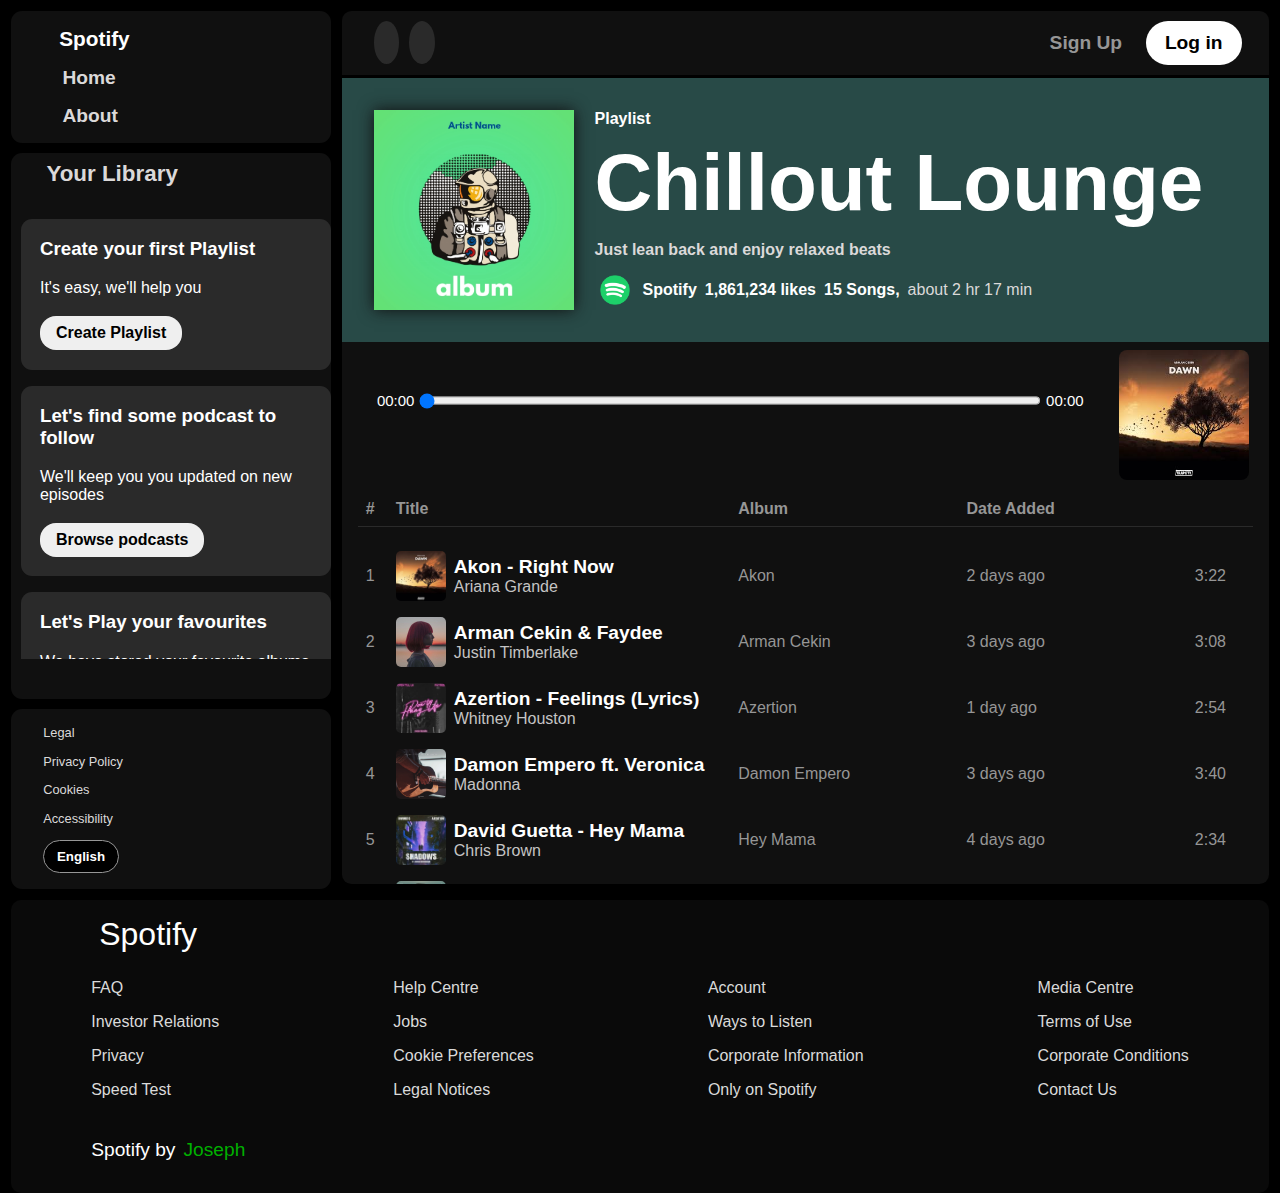
<file: index.html>
<!DOCTYPE html>
<html lang="en">

<head>
    <meta charset="UTF-8">
    <meta name="viewport" content="width=device-width, initial-scale=1.0">
    <title>My Spotify</title>

    <link rel="shortcut icon" href="images/logo.png" type="image/x-icon">

    <link rel="stylesheet" href="https://cdnjs.cloudflare.com/ajax/libs/font-awesome/6.5.1/css/all.min.css"
        integrity="sha512-DTOQO9RWCH3ppGqcWaEA1BIZOC6xxalwEsw9c2QQeAIftl+Vegovlnee1c9QX4TctnWMn13TZye+giMm8e2LwA=="
        crossorigin="anonymous" referrerpolicy="no-referrer" />

    <link rel="stylesheet" href="My Spotify.css">

</head>

<body>

    <div class="outer">

        <main>
            <!-- Left Toggle div for small screens -->
            <div class="upper-div" onclick="toggleLeft()"> </div>

            <div class="box-left">
                <!-- Nav Section -->
                <nav class="box">

                    <div class="item">
                        <i class="fa-brands fa-spotify"></i>
                        <span>Spotify</span>
                        <i class="fa-solid fa-close" onclick="toggleLeft()" id="close_btn"></i>
                    </div>

                    <div class="item">
                        <a href="#">
                            <i class="fa-solid fa-house"></i>
                            <span>Home</span>
                        </a>
                    </div>

                    <div class="item">
                        <a href="#">
                            <i class="fa-solid fa-person-circle-minus"></i>
                            <span>About</span>
                        </a>
                    </div>

                </nav>
                <!-- Nav Section -->

                <!-- Library Section -->
                <section class="my-library">
                    <h2>
                        <i class="fa-regular fa-bookmark"></i>
                        Your Library
                    </h2>

                    <div>
                        <div class="card">
                            <h3>Create your first Playlist</h3>
                            <p>It's easy, we'll help you</p>
                            <button class="btn">Create Playlist</button>
                        </div>

                        <div class="card">
                            <h3>Let's find some podcast to follow</h3>
                            <p>We'll keep you you updated on new episodes</p>
                            <button class="btn">Browse podcasts</button>
                        </div>

                        <div class="card">
                            <h3>Let's Play your favourites</h3>
                            <p>We have stored your favourite albums here</p>
                            <button class="btn">Play favourites</button>
                        </div>

                    </div>
                </section>
                <!-- Library Section -->

                <!-- Footer Section -->
                <div class=" box footer">
                    <a href="#">Legal</a>
                    <a href="#">Privacy Policy</a>
                    <a href="#">Cookies</a>
                    <a href="#">Accessibility</a>
                    <button> <i class="fa-solid fa-globe"></i> English </button>
                </div>
                <!-- Footer Section -->

            </div>
            <!-- box left Ends Here (this clossing div is for box left)   -->

            <div class="box-right">
                <!-- Navbar Section -->
                <div class="navbar">
                    <div>
                        <i class="fa-solid fa-chevron-left"></i>
                        <i class="fa-solid fa-chevron-right"></i>

                        <img src="images/logo.png" alt="Logo" class="s_logo" onclick="toggle()">
                        <span class="spo" onclick="toggle()">Spotify</span>

                    </div>
                    <div>
                        <button>Sign Up</button>
                        <button>Log in</button>
                    </div>
                </div>

                <!-- Song Cover Art Section -->
                <div class="song-cover">
                    <div class="item">
                        <img src="images/art2.png" alt="Image">
                    </div>

                    <div class="item">
                        <span id="pl">Playlist</span>
                        <h2>Chillout Lounge</h2>
                        <p>Just lean back and enjoy relaxed beats</p>
                        <div>
                            <img src="images/logo.png" alt="Logo" class="logo">
                            <a href="#">Spotify</a>
                            <span>1,861,234 likes</span>
                            <span>15 Songs,</span>
                            <span>about 2 hr 17 min</span>
                        </div>
                    </div>
                </div>

                <!-- Audio Player Section -->
                <div class="player">

                    <div class="control">
                        <div class="range">
                            <span id="current-time">00:00</span>
                            <input type="range" id="proggres-bar" min="0" max="1000" value="0">
                            <span id="duration">00:00</span>
                        </div>

                        <div class="control-btn">
                            <div>
                                <!-- <i class="fa-solid fa-volume-xmark"></i> -->
                                <i class="fa-solid fa-volume-high" id="m_audio"></i>
                            </div>

                            <div> <i class="fa-solid fa-backward" id="backward"></i> </div>

                            <div> <i class="fa-solid fa-play" id="masterPlay"></i> </div>

                            <div> <i class="fa-solid fa-forward" id="forward"></i> </div>

                            <div> <i class="fa-solid fa-heart"></i> </div>
                        </div>
                    </div>

                    <div class="song-img">
                        <img src="images/1st.jpg" id="master_img" alt="image" height="130px" width="130px"
                            style="border-radius:0.5rem">
                    </div>

                </div>

                <!-- Title Bar Section -->
                <div class="title">
                    <div>
                        <span>#</span>
                        <span>Title</span>
                        <span>Album</span>
                        <span>Date Added</span>
                        <span><i class="fa-regular fa-clock"></i></span>
                    </div>
                </div>

                <!-- Songs Section -->
                <div class="songs">

                    <div class="s-card">
                        <div class="upper-layer"> </div>
                        <span>1</span>

                        <div class="img-card">
                            <img src="images/art2.png" width="50px" height="50px" alt="img">
                            <div>
                                <h3>Bloom</h3>
                                <p>Lorem, ipsum.</p>
                            </div>
                        </div>
                        <span>Bloom</span>
                        <span>3 days ago</span>
                        <span>2:45</span>
                    </div>


                    <div class="s-card">
                        <div class="upper-layer"> </div>
                        <span>1</span>

                        <div class="img-card">
                            <img src="images/art2.png" width="50px" height="50px" alt="img">
                            <div>
                                <h3>Bloom</h3>
                                <p>Lorem, ipsum.</p>
                            </div>
                        </div>
                        <span>Bloom</span>
                        <span>3 days ago</span>
                        <span>2:45</span>
                    </div>


                    <div class="s-card">
                        <div class="upper-layer"> </div>
                        <span>1</span>

                        <div class="img-card">
                            <img src="images/art2.png" width="50px" height="50px" alt="img">
                            <div>
                                <h3>Bloom</h3>
                                <p>Lorem, ipsum.</p>
                            </div>
                        </div>
                        <span>Bloom</span>
                        <span>3 days ago</span>
                        <span>2:45</span>
                    </div>


                    <div class="s-card">
                        <div class="upper-layer"> </div>
                        <span>1</span>

                        <div class="img-card">
                            <img src="images/art2.png" width="50px" height="50px" alt="img">
                            <div>
                                <h3>Bloom</h3>
                                <p>Lorem, ipsum.</p>
                            </div>
                        </div>
                        <span>Bloom</span>
                        <span>3 days ago</span>
                        <span>2:45</span>
                    </div>


                    <div class="s-card">
                        <div class="upper-layer"> </div>
                        <span>1</span>

                        <div class="img-card">
                            <img src="images/art2.png" width="50px" height="50px" alt="img">
                            <div>
                                <h3>Bloom</h3>
                                <p>Lorem, ipsum.</p>
                            </div>
                        </div>
                        <span>Bloom</span>
                        <span>3 days ago</span>
                        <span>2:45</span>
                    </div>


                    <div class="s-card">
                        <div class="upper-layer"> </div>
                        <span>1</span>

                        <div class="img-card">
                            <img src="images/art2.png" width="50px" height="50px" alt="img">
                            <div>
                                <h3>Bloom</h3>
                                <p>Lorem, ipsum.</p>
                            </div>
                        </div>
                        <span>Bloom</span>
                        <span>3 days ago</span>
                        <span>2:45</span>
                    </div>


                    <div class="s-card">
                        <div class="upper-layer"> </div>
                        <span>1</span>

                        <div class="img-card">
                            <img src="images/art2.png" width="50px" height="50px" alt="img">
                            <div>
                                <h3>Bloom</h3>
                                <p>Lorem, ipsum.</p>
                            </div>
                        </div>
                        <span>Bloom</span>
                        <span>3 days ago</span>
                        <span>2:45</span>
                    </div>


                    <div class="s-card">
                        <div class="upper-layer"> </div>
                        <span>1</span>

                        <div class="img-card">
                            <img src="images/art2.png" width="50px" height="50px" alt="img">
                            <div>
                                <h3>Bloom</h3>
                                <p>Lorem, ipsum.</p>
                            </div>
                        </div>
                        <span>Bloom</span>
                        <span>3 days ago</span>
                        <span>2:45</span>
                    </div>


                    <div class="s-card">
                        <div class="upper-layer"> </div>
                        <span>1</span>

                        <div class="img-card">
                            <img src="images/art2.png" width="50px" height="50px" alt="img">
                            <div>
                                <h3>Bloom</h3>
                                <p>Lorem, ipsum.</p>
                            </div>
                        </div>
                        <span>Bloom</span>
                        <span>3 days ago</span>
                        <span>2:45</span>
                    </div>


                    <div class="s-card">
                        <div class="upper-layer"> </div>
                        <span>1</span>

                        <div class="img-card">
                            <img src="images/art2.png" width="50px" height="50px" alt="img">
                            <div>
                                <h3>Bloom</h3>
                                <p>Lorem, ipsum.</p>
                            </div>
                        </div>
                        <span>Bloom</span>
                        <span>3 days ago</span>
                        <span>2:45</span>
                    </div>


                </div>


            </div>

        </main>

        <!-- Footer Starts Here -->
        <div class="last_footer">

            <div class="row">

                <div class="foot_top">
                    <i class="fa-brands fa-spotify"></i>
                    <span id="spo_txt">Spotify</span>
                </div>

                <div class="columns">
                    <div class="col">
                        <span><a href="">FAQ</a></span>
                        <span><a href="">Investor Relations</a></span>
                        <span><a href="">Privacy</a></span>
                        <span><a href="">Speed Test</a></span>
                    </div>
                    <div class="col">
                        <span><a href="">Help Centre</a></span>
                        <span><a href="">Jobs</a></span>
                        <span><a href="">Cookie Preferences</a></span>
                        <span><a href="">Legal Notices</a></span>
                    </div>
                    <div class="col">
                        <span><a href="">Account</a></span>
                        <span><a href="">Ways to Listen</a></span>
                        <span><a href="">Corporate Information</a></span>
                        <span><a href="">Only on Spotify</a></span>
                    </div>
                    <div class="col">
                        <span><a href="">Media Centre</a></span>
                        <span><a href="">Terms of Use</a></span>
                        <span><a href="">Corporate Conditions</a></span>
                        <span><a href="">Contact Us</a></span>
                    </div>
                </div>

                <div class="copyright">
                    Spotify by <span id="copyright_text">Joseph</span>
                </div>

            </div>

        </div>
        <!-- Footer Ends Here -->

    </div>




    <script src="My Spotify.js"> </script>

</body>

</html>
</file>
<file: My Spotify.css>
* {
    margin: 0;
    padding: 0;
    box-sizing: border-box;
    transition: all 0.1s;
    font-family: "CircularSpTitle", "CircularSpTitle-Tall", "CircularSp-Arab", "CircularSp-Hebr", "CircularSp-Cyrl", "CircularSp-Grek", "CircularSp-Deva", "Helvetica Neue", helvetica, arial, "Hiragino Kaku Gothic Pro", "Meiryo", "MS Gothic";
}

:root {
    --black: black;
    --white: white;
    --main-txt-col: rgb(219, 217, 217);
    --sub-bg: rgb(16, 16, 16);
    --green: rgb(12, 204, 12);
    --grey: rgb(42, 42, 42);
    --grey2: rgb(150, 150, 150);
}

/* Edit Scroll Bar */
::-webkit-scrollbar {
    width: 0.7rem;
}

::-webkit-scrollbar-track {
    background: transparent;
}

::-webkit-scrollbar-thumb {
    background: transparent;
}

/* Edit Scroll Bar */

.outer {
    background-color: var(--black);
}

main {
    display: flex;
    height: 100vh;
    padding: 0.7rem;
    overflow: hidden;
}

.upper-div {
    display: none;
    position: absolute;
    top: 0;
    left: 0;
    width: 100%;
    height: 100%;
    z-index: 49;
    transition: all 0.3s ease-in-out;
    background-color: rgba(0, 0, 0, 0.544);
}

.box-left {
    display: flex;
    flex-direction: column;
    justify-content: space-between;
    /* background-color: aqua; */
}

/* Nav Starts Here */

.box {
    background-color: var(--sub-bg);
    padding: 1rem 1rem 1rem 2rem;
    border-radius: 0.7rem;
}

nav .item {
    color: var(--white);
    font-size: 1.3rem;
    padding-left: 0.5rem;
    display: flex;
    align-items: center;
}

#close_btn {
    display: none;
}

nav .item:first-child {
    font-weight: bold;
}

nav .item:first-child i {
    font-size: 1.9rem;
    padding-right: 0.5rem;
}

nav .item:nth-child(2) {
    margin: 1rem 0;
}

nav .item a {
    text-decoration: none;
    color: var(--main-txt-col);
    font-size: 1.2rem;
    font-weight: 600;
}

nav .item a span {
    padding-left: 0.7rem;
}


nav .item a:hover {
    color: var(--white);
}

/* Nav Ends Here */

/* Library Starts Here */
.my-library {
    margin: .6rem 0;
    padding: 0 0 0.6rem 0.6rem;
    background-color: var(--sub-bg);
    border-radius: 0.7rem;
    height: 200px;
    flex-grow: 1;
    overflow: hidden;
}

.my-library>h2 {
    font-size: 1.4rem;
    padding: 0.5rem 0 1rem 1.6rem;
    color: var(--main-txt-col);
    font-weight: bold;
}

.my-library>div {
    height: 85%;
    overflow-y: scroll;
}

.my-library>div:hover::-webkit-scrollbar-thumb {
    background: var(--grey2);
}

.card {
    color: var(--white);
    background-color: var(--grey);
    padding: 1.2rem;
    border-radius: 0.7rem;
    margin: 1rem 0;
}

.card>:nth-child(2) {
    margin: 1.2rem 0;
}

.btn {
    padding: 0.5rem 1rem;
    border-radius: 1rem;
    font-weight: bold;
    font-size: 1rem;
    cursor: pointer;
    border: none;
}

.btn:hover {
    background-color: var(--main-txt-col);
}

/* Library Ends Here */

/* Footer Starts Here */
.footer {
    display: flex;
    flex-direction: column;
    justify-content: space-between;
    min-height: 180px;
}

.footer a {
    text-decoration: none;
    color: var(--main-txt-col);
    font-size: 0.8rem;
}

.footer a:hover {
    color: var(--white);
}

.footer button {
    width: max-content;
    font-weight: bold;
    border-radius: 50px;
    padding: 0.5rem 0.8rem;
    border: 1.5px solid var(--grey2);
    background: var(--black);
    color: var(--white);
    cursor: pointer;
}

.footer button:hover {
    transform: scale(1.05);
    border: 1.5px solid var(--white);
}

/* Footer Ends Here */


/* Right Section Starts Here*/
.box-right {
    height: 97vh;
    /* background-color: rgb(167, 142, 112); */
    width: 85%;
    margin: 0 0 0 0.7rem;
    border-radius: 0.6rem;
    overflow-y: scroll;
    overflow-x: hidden;
    position: relative;
}

.box-right::-webkit-scrollbar {
    width: 0;
}

/* Right NavBar */
.navbar {
    background-color: var(--sub-bg);
    display: flex;
    justify-content: space-between;
    padding: 0.6rem 1.7rem;
    align-items: center;
    position: sticky;
    top: 0px;
    z-index: 10;
    border-bottom: 3px solid var(--black);
}

.navbar>div .s_logo,
.spo {
    display: none;
}

.navbar div i {
    background-color: var(--grey);
    color: var(--main-txt-col);
    border-radius: 50%;
    font-size: 1.5rem;
    padding: 0.5rem 0.8rem;
    margin: 0 0.3rem;
    cursor: pointer;
}

.navbar div i:hover {
    color: var(--white);
}

.navbar div button {
    font-size: 1.2rem;
    padding: 0.7rem 1.2rem;
    border-radius: 50px;
    background-color: var(--white);
    cursor: pointer;
    font-weight: 600;
    border: transparent;
}

.navbar div button:hover {
    transform: scale(1.05);
}

.navbar div button:first-child {
    background-color: transparent;
    color: var(--grey2);
}

.navbar div button:first-child:hover {
    color: var(--white);
}

/* Song Cover Art Section */
.song-cover {
    display: flex;
    padding: 2rem;
    background-color: rgb(40, 74, 71);
}

.song-cover .item:first-child {
    width: 200px;
    height: 200px;
}

.song-cover .item:first-child img {
    width: 200px;
    height: 200px;
}

.song-cover .item:last-child {
    display: flex;
    flex-direction: column;
    justify-content: flex-end;
    padding-left: 1.3rem;
    color: var(--white);
}

.song-cover .item .logo {
    width: 40px;
    height: 40px;
}

.song-cover .item:first-child {
    box-shadow: 0 0 15px 0 var(--sub-bg);
}

.song-cover .item>div {
    font-size: 1rem;
    display: flex;
    align-items: center;
    gap: 0.5rem;
}

.song-cover .item>div a {
    color: var(--white);
    text-decoration: none;
    font-weight: 800;
}

.song-cover .item>div a:hover {
    text-decoration: underline;
}

.song-cover .item>div span {
    font-weight: bold;
}

.song-cover .item>div span:last-child {
    color: var(--main-txt-col);
    font-weight: 500;
}

.song-cover .item p {
    color: var(--main-txt-col);
    padding: 0.7rem 0;
    font-weight: 600;
}

.song-cover .item h2 {
    font-size: 5rem;
}

.song-cover .item>span {
    padding-bottom: 0.6rem;
    font-weight: 600;
}


/* Audio Controls Section  */
.player {
    background-color: var(--sub-bg);
    height: 150px;
    position: sticky;
    top: 65px;
    display: grid;
    grid-template-columns: 1fr 150px;
    align-items: center;
    z-index: 8;
}

.control {
    display: flex;
    flex-direction: column;
    justify-content: space-evenly;
    gap: 2rem;
}

.player .range {
    display: flex;
    justify-content: center;
}

#proggres-bar {
    width: 80%;
    cursor: pointer;
}

#current-time,
#duration {
    color: var(--white);
    font-size: 15px;
    padding: 0px 5px;
}

.player .control-btn {
    display: flex;
    justify-content: space-evenly;
}

.player .control-btn>div i {
    color: var(--white);
    font-size: 2rem;
    cursor: pointer;
}

.player .control-btn>div i:hover {
    color: var(--green);
}

.player .control-btn>div:last-child i:hover {
    color: red;
}


/* Title Bar Section */
.title {
    background-color: var(--sub-bg);
    padding: 0 1rem;
    position: sticky;
    top: 215px;
    z-index: 5;
}

.title>div {
    color: var(--grey2);
    border-bottom: 1px solid var(--grey);
    display: grid;
    grid-template-columns: 30px 1.5fr 1fr 1fr 50px;
    padding: 0.5rem;
    font-size: 1rem;
    font-weight: 600;
}

.title i {
    margin-left: 0.7rem;
}


/* Songs Section */
.songs {
    background-color: var(--sub-bg);
    padding: 1rem;
}

.songs .s-card {
    display: grid;
    grid-template-columns: 30px 1.5fr 1fr 1fr 50px;
    color: var(--grey2);
    align-items: center;
    padding: 0.5rem;
    position: relative;
}

.upper-layer {
    position: absolute;
    z-index: 3;
    top: 0;
    left: 0;
    height: 65px;
    width: 100%;
    cursor: pointer;
    /* background-color: blueviolet; */
}

.songs .s-card:hover {
    border-radius: 0.5rem;
    background-color: var(--grey);
}

.songs .s-card span:first-child {
    font-size: 1.15rem;
}

.songs .s-card span {
    font-weight: 500;
}

.songs .s-card .img-card {
    display: flex;
    align-items: center;
}

.songs .s-card .img-card img {
    border-radius: 5px;
    margin-right: 0.5rem;
}

.songs .s-card .img-card h3 {
    color: var(--white);
    font-size: 1.2rem;
}

.songs .s-card .img-card p {
    color: rgb(197, 196, 196);
}


/* For Showing The Perticular Song is Ative */
/* .active{
    background-color: var(--green) !important;
    color: var(--white) !important;
    border-radius: 0.5rem;
}
.active p{
    color: var(--sub-bg) !important;
    font-weight: bold;
} */


/* ------- Last Footer Starts Here ------- */
    .row{
        display: flex;
        flex-direction: column;
        justify-content: space-between;
        background-color: rgb(10, 10, 10);
        padding: 1rem 5rem 2rem 5rem;
        margin: 0 0.7rem;
        border-radius: 10px;
    }

    .row .foot_top{
        display: flex;
        align-items: center;
    }

    .row .foot_top i{
        color: rgb(0, 175, 0);
        font-size: 3rem;
        cursor: pointer;
    }

    .row .foot_top #spo_txt{
        color: white;
        font-size: 2rem;
        padding-left: 0.5rem;
    }

    .row .foot_top #spo_txt:hover{
        scale: 1.05;
    }

    .columns{
        display: flex;
        justify-content: space-between;
        padding-top: 0.6rem;
    }

    .col{
        display: flex;
        flex-direction: column;
    }

    .col a{
        text-decoration: none;
        color: rgb(218, 218, 218);
        font-size: 1rem;
    }

    .col span{
        margin-top: 1rem;
    }

    .col a:hover{
        color: white;
        padding-bottom: 0.2rem;
        border-bottom: 2px solid white;
    }

    .copyright{
        display: flex;
        align-items: center;
        color: white;
        margin-top: 2.5rem;
        font-size: 1.2rem;
    }

    .copyright #copyright_text{
        color: rgb(0, 175, 0);
        margin-left: 0.5rem;
    }
/* ------- Last Footer Ends Here ------- */



/* --------- Media Quary ---------- */

@media screen and (max-width: 1100px) {

    .box-left {
        min-width: 200px;
    }

    nav .item {
        font-size: 1.1rem;
    }

    nav .item:first-child i {
        font-size: 1.7rem;
        padding-right: 0.5rem;
    }

    nav .item a {
        font-size: 1rem;
    }

    .my-library>h2 {
        font-size: 1.2rem;
    }

    .card h3 {
        font-size: 1rem;
    }

    .card p {
        font-size: 0.8rem;
    }

    .card .btn {
        font-size: 0.75rem;
        padding: 0.4rem 0.7rem;
    }

    .footer a {
        font-size: 0.7rem;
    }

    .footer button {
        font-size: 0.7rem;
    }

    /* Right Side */

    .navbar {
        padding: 0.3rem 1.4rem;
    }

    .navbar div i {
        font-size: 1.2rem;
        padding: 0.6rem 0.9rem;
    }

    .navbar div button {
        font-size: 1rem;
        padding: 0.6rem 1.1rem;
    }

    .song-cover .item h2 {
        font-size: 3.5rem;
    }

    .song-cover .item>div {
        font-size: 0.7rem;
        gap: 0.3rem;
    }

    .song-cover .item:first-child {
        width: 150px;
        height: 150px;
    }

    .song-cover .item:first-child img {
        width: 150px;
        height: 150px;
    }

    .song-cover .item .logo {
        width: 25px;
        height: 25px;
    }

    .player {
        position: sticky;
        top: 50px;
    }

    .player .control-btn>div i {
        font-size: 1.6rem;
    }

    #proggres-bar {
        width: 75%;
    }

    #current-time,
    #duration {
        font-size: 12px;
    }

    .song-img img {
        height: 110px;
        width: 110px;
        margin-left: 1rem;
    }

    .title {
        position: sticky;
        top: 200px;
    }

    .songs .s-card .img-card h3 {
        font-size: 0.9rem;
    }

    .songs .s-card .img-card p {
        font-size: 0.8rem;
        margin-top: 3px;
    }

    .songs .s-card span {
        font-size: 0.8rem;
    }

    .row{
        padding: 1rem 3rem 2rem 3rem;
    }
}


@media screen and (max-width: 950px) {

    .navbar>div {
        display: flex;
        align-items: center;
    }

    .navbar>div .s_logo {
        display: block;
        width: 50px;
    }

    .navbar>div .spo {
        display: block;
        color: var(--white);
        font-weight: 600;
    }

    .navbar div i {
        display: none;
    }

    .box-left {
        height: 100vh;
        /* max-width: 260px; */
        max-width: 0px;
        /* z-index: 50; */
        z-index: -1;
        position: absolute;
        top: 0;
        left: 0;
        padding: 0.5rem;
        background-color: black;
        border-top-right-radius: 10px;
        border-bottom-right-radius: 10px;
    }

    #close_btn {
        display: block;
        margin-left: 4.5rem;
        color: rgb(168, 168, 168);
        font-size: 1.4rem;
    }

    .box-right {
        height: 100vh;
        width: 100%;
        margin: 0;
    }

    main {
        padding: 0;
    }

    .navbar div i {
        font-size: 1.3rem;
        padding: 0.5rem 0.8rem;
        margin: 0 0.3rem;
    }

    .row{
        padding: 1rem 1.5rem 2rem 1.5rem;
        margin: 0.6rem 0 0 0;
    }
}

@media screen and (max-width: 700px) {
    .columns{
        display: flex;
        flex-direction: column;
    }
}

@media screen and (max-width: 600px) {
    .song-cover .item h2 {
        font-size: 2rem;
    }

    .song-cover .item>div {
        font-size: 0.6rem;
    }

    .song-cover .item:first-child {
        width: 120px;
        height: 120px;
    }

    .song-cover .item:first-child img {
        width: 120px;
        height: 120px;
    }

    .song-cover .item #pl {
        font-size: 0.8rem;
    }

    .song-cover .item p {
        font-size: 0.9rem;
    }

    .player .control-btn>div i {
        font-size: 1.3rem;
    }

    .control .range {
        padding-left: 0.8rem;
    }

    .player .song-img img {
        width: 90px;
        height: 90px;
    }

    .title>div {
        font-size: 0.8rem;
    }

    .songs {
        padding: 0.5rem;
    }

    .songs .s-card .img-card img {
        width: 45px;
        height: 45px;
        margin-right: 0.5rem;
    }

    .songs .s-card .img-card h3 {
        font-size: 0.7rem;
    }

    .songs .s-card .img-card p {
        font-size: 0.6rem;
    }

}


@media screen and (max-width: 490px) {

    .box {
        padding: 1rem 0 1rem 1rem;
    }

    #close_btn {
        display: block;
        margin-left: 5.5rem;
    }

    .navbar {
        padding: 0.2rem 0.5rem;
    }

    .navbar>div .s_logo {
        display: block;
        width: 45px;
    }

    .navbar div button {
        font-size: 0.9rem;
        padding: 0.5rem 1rem;
    }

    .song-cover {
        padding: 1.3rem;
    }

    .song-cover .item h2 {
        font-size: 1.94rem;
    }

    .song-cover .item>div {
        font-size: 0.6rem;
    }

    .song-cover .item:first-child {
        width: 70px;
        height: 70px;
    }

    .song-cover .item:first-child img {
        width: 70px;
        height: 70px;
    }

    .song-cover .item #pl {
        font-size: 0.9rem;
        font-weight: 500;
    }

    .song-cover .item p {
        font-size: 0.8rem;
        font-weight: 500;
    }

    .song-cover .item>div img {
        width: 10px;
    }

    .song-cover .item>div a {
        font-weight: 400;
        font-size: 0.7rem;
    }

    .song-cover .item>div span {
        font-weight: 200;
        font-size: 0.5rem;
    }

    .song-cover .item .logo {
        width: 20px;
        height: 20px;
    }

    .player {
        position: sticky;
        top: 40px;
        display: grid;
        grid-template-columns: 1fr 110px;
    }

    .player .control-btn>div i {
        font-size: 1.2rem;
    }

    .control .range {
        padding-left: 0.8rem;
    }

    .player .song-img img {
        width: 80px;
        height: 80px;
    }

    .title {
        position: sticky;
        top: 182px;
    }

    .title>div {
        display: grid;
        grid-template-columns: 30px 1.6fr 1fr 1fr 30px;
        padding: 0.5rem 0;
        font-size: 0.7rem;
    }

    .songs {
        padding: 0 0.5rem;
    }

    .upper-layer {
        position: absolute;
        height: 50px;
    }

    .songs .s-card {
        display: grid;
        grid-template-columns: 30px 1.6fr 1fr 1fr 25px;
        padding: 0.5rem;
    }

    .songs .s-card .img-card img {
        width: 35px;
        height: 35px;
    }

    .songs .s-card .img-card h3 {
        font-size: 0.55rem;
        font-weight: 500;
    }

    .songs .s-card .img-card p {
        font-size: 0.5rem;
    }

    .songs .s-card span {
        font-size: 0.6rem;
    }

    .row .foot_top i{
        font-size: 2.3rem;
    }

    .row .foot_top #spo_txt{
        font-size: 1.3rem;
    }

    .col a{
        font-size: 0.8rem;
    }

    .copyright{
        font-size: 1rem;
    }
}
</file>
